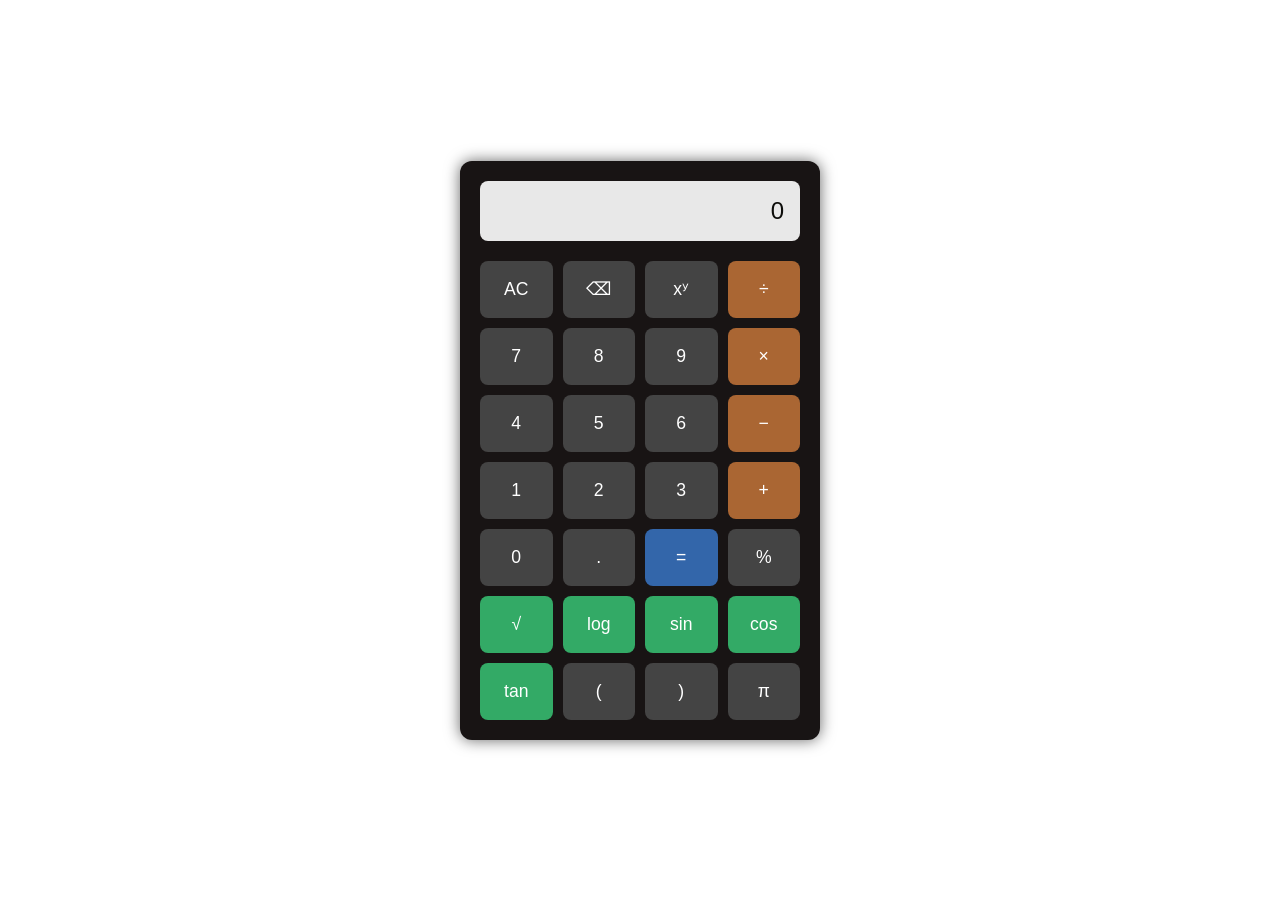
<file: Calculator/index.html>
<!DOCTYPE html>
<html lang="en">
<head>
  <meta charset="UTF-8" />
  <meta name="viewport" content="width=device-width, initial-scale=1.0"/>
  <title>Advanced Calculator</title>
  <link rel="stylesheet" href="style.css" />
</head>
<body>

  <div class="calculator">
    <div class="display" id="display">0</div>
    <div class="buttons">
      <!-- Row 1 -->
      <button onclick="clearDisplay()">AC</button>
      <button onclick="backspace()">⌫</button>
      <button onclick="append('**')">xʸ</button>
      <button class="operator" onclick="append('/')">÷</button>

      <!-- Row 2 -->
      <button onclick="append('7')">7</button>
      <button onclick="append('8')">8</button>
      <button onclick="append('9')">9</button>
      <button class="operator" onclick="append('*')">×</button>

      <!-- Row 3 -->
      <button onclick="append('4')">4</button>
      <button onclick="append('5')">5</button>
      <button onclick="append('6')">6</button>
      <button class="operator" onclick="append('-')">−</button>

      <!-- Row 4 -->
      <button onclick="append('1')">1</button>
      <button onclick="append('2')">2</button>
      <button onclick="append('3')">3</button>
      <button class="operator" onclick="append('+')">+</button>

      <!-- Row 5 -->
      <button onclick="append('0')">0</button>
      <button onclick="append('.')">.</button>
      <button class="equal" onclick="calculate()">=</button>
      <button onclick="append('%')">%</button>

      <!-- Row 6 -->
      <button class="function" onclick="append('Math.sqrt(')">√</button>
      <button class="function" onclick="append('Math.log10(')">log</button>
      <button class="function" onclick="append('Math.sin(')">sin</button>
      <button class="function" onclick="append('Math.cos(')">cos</button>

      <!-- Row 7 -->
      <button class="function" onclick="append('Math.tan(')">tan</button>
      <button onclick="append('(')">(</button>
      <button onclick="append(')')">)</button>
      <button onclick="append('Math.PI')">π</button>
    </div>
  </div>

  <script src="script.js"></script>
</body>
</html>
</file>
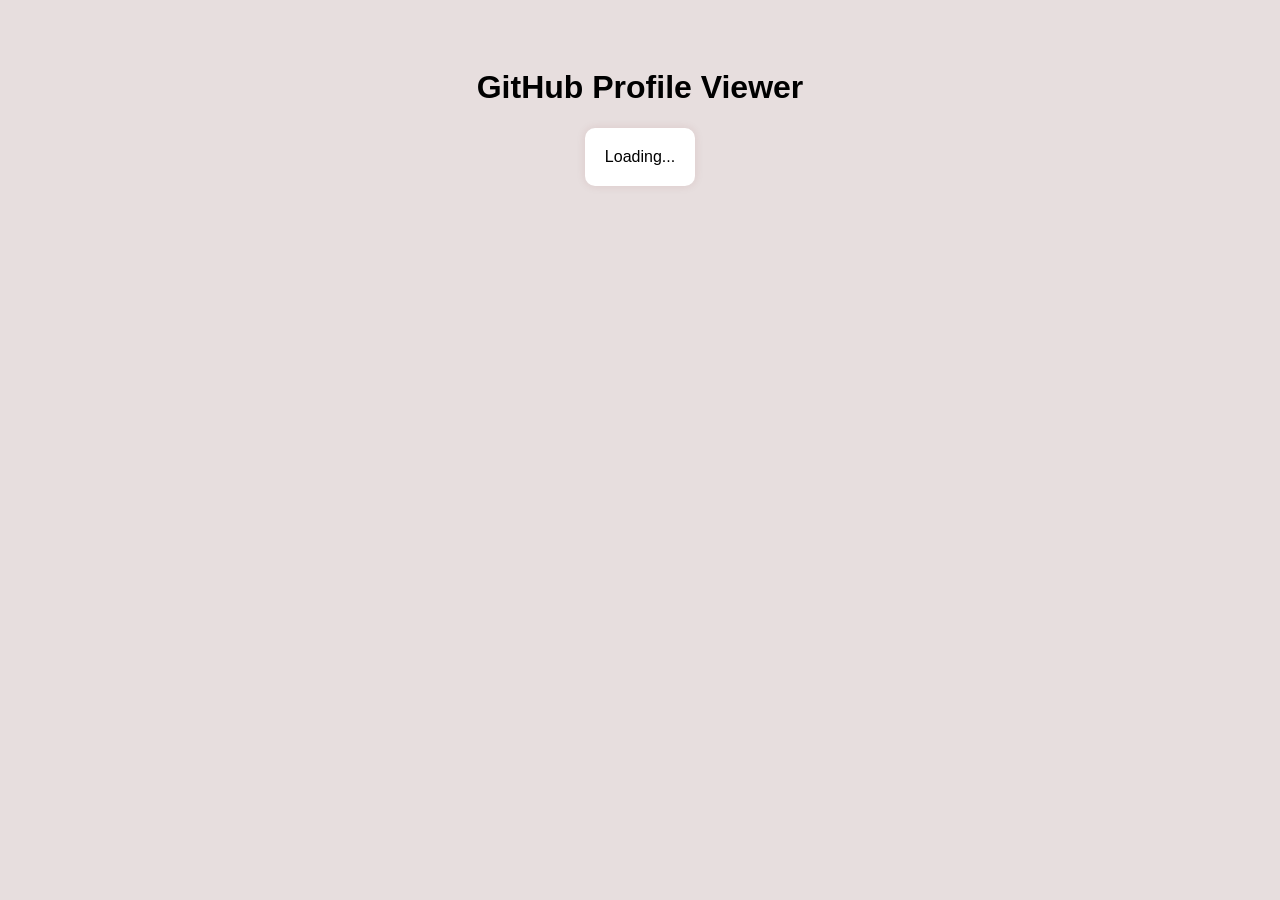
<file: github_profile_viewer/index.html>
<!DOCTYPE html>
<html lang="en">
<head>
  <meta charset="UTF-8">
  <title>GitHub Profile</title>
  <link rel="stylesheet" href="style.css">
</head>
<body>

  <h1>GitHub Profile Viewer</h1>
  <div id="profile">Loading...</div>

  <script src="script.js"></script>
</body>
</html>
</file>
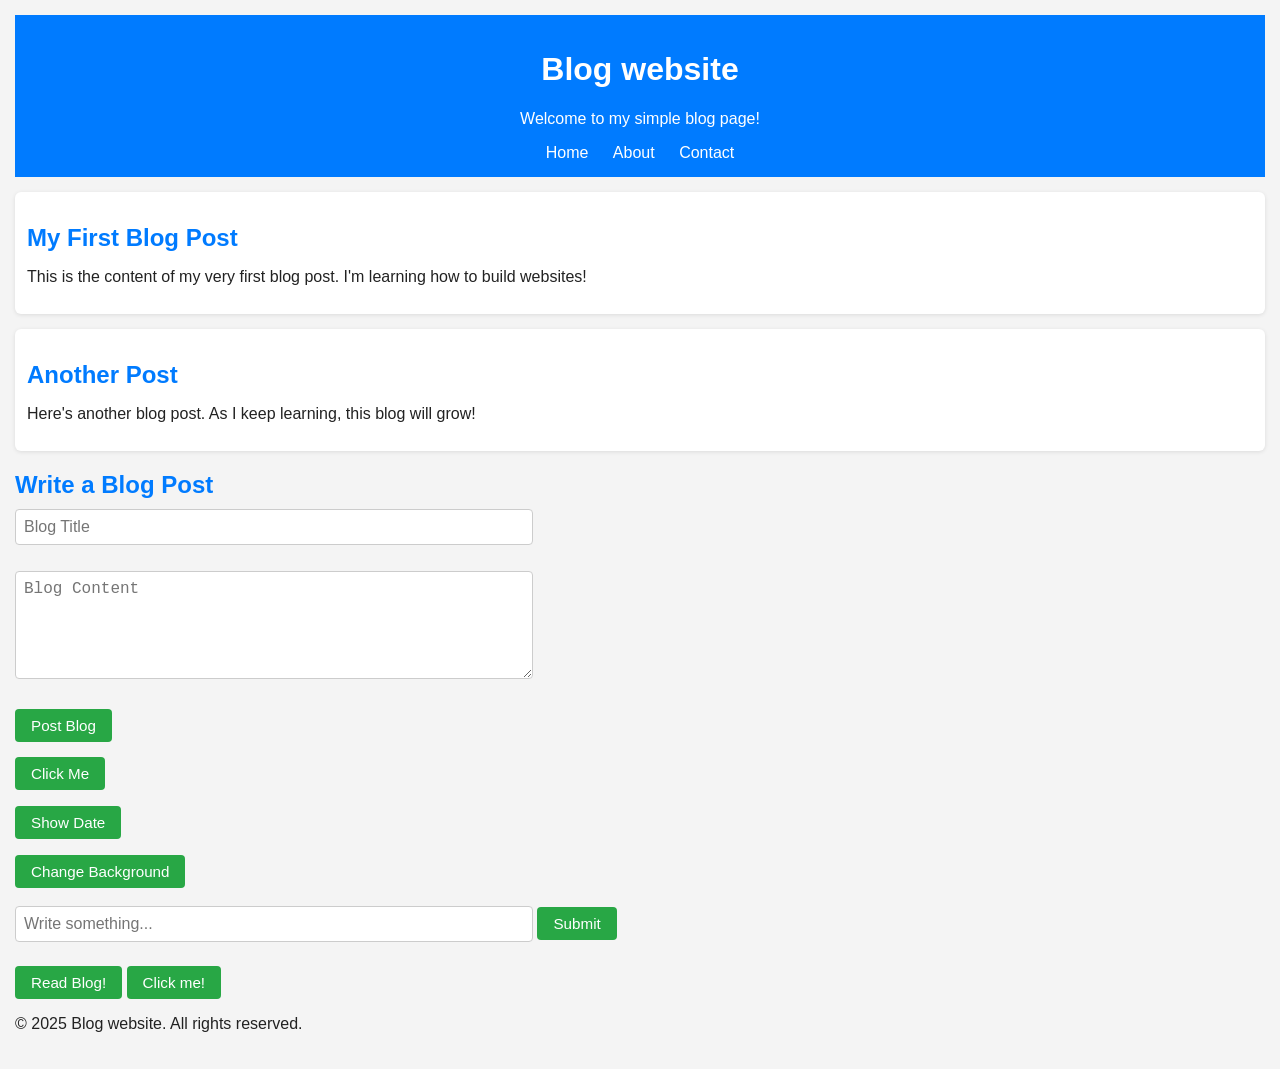
<file: Blog_Website/Frontend/index.html>
<!DOCTYPE html>
<html lang="en">
  <head>
    <meta charset="UTF-8" />
    <meta name="viewport" content="width=device-width, initial-scale=1" />
    <title>Blog website</title>
    <link rel="stylesheet" href="style.css" />
  </head>
  <body>
    <header>
      <h1>Blog website</h1>
      <p>Welcome to my simple blog page!</p>
      <nav>
        <a href="#" onclick="showSection('home')">Home</a>
        <a href="#" onclick="showSection('about')">About</a>
        <a href="#" onclick="showSection('contact')">Contact</a>
      </nav>
    </header>

    <main>
      <!-- About Section -->
      <section id="about" style="display: none">
        <h2>About This Project</h2>
        <p>
          This is a beginner-friendly blog website created as a personal
          learning project. It allows users to write, submit, and view blog
          posts using a simple frontend and a connected backend (Node.js +
          MongoDB).
        </p>

        <h3>About Me</h3>
        <p>
          My name is Yateesh Gangwar. I'm currently learning full-stack
          development and exploring how websites work from both frontend and
          backend sides. This project reflects my progress and practical
          understanding of web technologies.
        </p>
      </section>

      <!-- Contact Section (Optional, hidden for now) -->
      <section id="contact" style="display: none">
        <h2>Contact</h2>
        <p>
          You can reach out to me on GitHub or other platforms. Contact features
          will be added soon!
        </p>
      </section>

      <section class="post">
        <h2>My First Blog Post</h2>
        <p>
          This is the content of my very first blog post. I'm learning how to
          build websites!
        </p>
      </section>

      <section class="post">
        <h2>Another Post</h2>
        <p>
          Here's another blog post. As I keep learning, this blog will grow!
        </p>
      </section>
      <h2>Write a Blog Post</h2>
      <input type="text" id="title" placeholder="Blog Title" /><br /><br />
      <textarea id="content" rows="5" placeholder="Blog Content"></textarea
      ><br /><br />
      <button onclick="submitBlog()">Post Blog</button>
      <p id="blogStatus"></p>

      <button onclick="showMessage()">Click Me</button>
      <p id="output"></p>

      <button onclick="showDate()">Show Date</button>
      <p id="date"></p>

      <button onclick="changeBackground()">Change Background</button>

      <br /><br />
      <input type="text" id="userInput" placeholder="Write something..." />
      <button onclick="displayUserMessage()">Submit</button>
      <p id="userMessage"></p>

      <button onclick="readMyBlog()">Read Blog!</button>
      <button onclick="showMessage()">Click me!</button>
    </main>

    <footer>
      <p>&copy; 2025 Blog website. All rights reserved.</p>
    </footer>

    <script src="script.js"></script>
  </body>
</html>
</file>
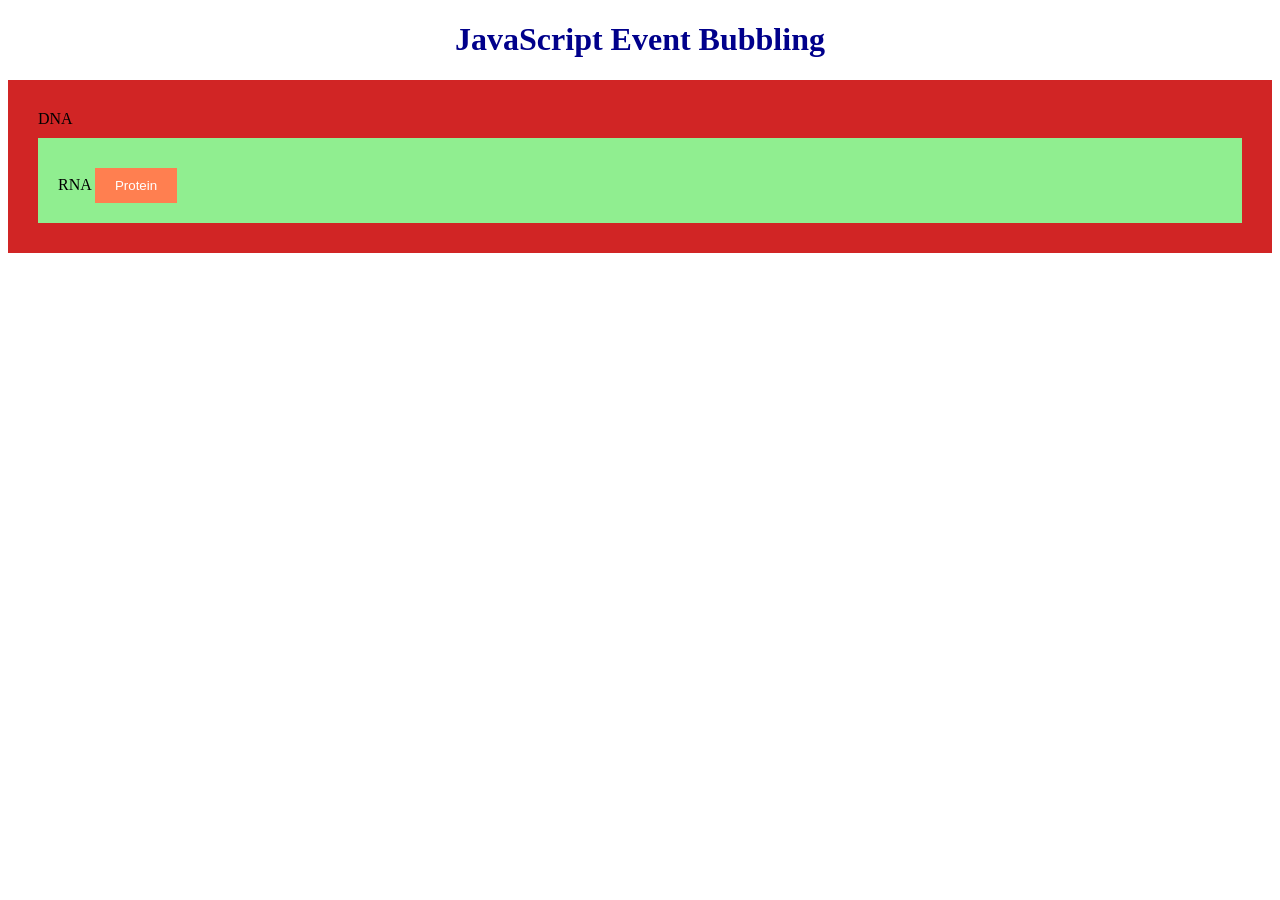
<file: eventCapBub.html>
<!DOCTYPE html>
<html lang="en">
<head>
  <meta charset="UTF-8">
  <meta name="viewport" content="width=device-width, initial-scale=1.0">
  <title>Event Bubbling Example</title>
</head> <body>
  <h1 style="text-align: center; color: darkblue;">JavaScript Event Bubbling</h1>
<div id="DNA" style="padding: 30px; background-color: rgb(209, 37, 37);"> DNA 
    <div id="RNA" style="padding: 20px; background-color: lightgreen; margin-top: 10px;"> RNA 
      <button id="Protein" style="margin-top: 10px; padding: 10px 20px; background-color: coral; border: none; color: white;">Protein 
      </button>
    </div>
  </div>
    <script>
    const DNA = document.getElementById('DNA');
    const RNA = document.getElementById('RNA');
    const Protein = document.getElementById('Protein');
    DNA.addEventListener('click', () => {
      console.log("DNA IS CLICKED");
    });
    RNA.addEventListener('click', () => {
      console.log("RNA IS CLICKED");
    });
    Protein.addEventListener('click', () => {console.log("PROTEIN IS CLICKED");});
  </script>
</body>
</html>


<!-- # Event Capturing
<!DOCTYPE html>
<html lang="en">
<head>
  <meta charset="UTF-8">
  <meta name="viewport" content="width=device-width, initial-scale=1.0">
  <title>Event Capturing Example</title>
  <style>
    #school {
      padding: 40px; background-color: rgb(239, 8, 8);display: flex; 
      align-items: center; justify-content: center;
    }

    #college {
      width: 150px; height: 150px; background-color: rgb(106, 166, 106);
      display: flex; align-items: center; justify-content: center;
    }

    #university { width: 100px; height: 100px; background-color: blue;
      display: flex; align-items: center; justify-content: center;
      color: white; font-weight: bold;
    }
  </style>
</head>
<body>

  <h1 style="text-align: center; color: darkblue;">JavaScript Event Capturing</h1>

  <div id="school">
    <div id="college">
      <div id="university">Click Me!</div>
    </div>
  </div>

  <script>
    const school = document.getElementById('school');
    const college = document.getElementById('college');
    const university = document.getElementById('university');

    // ADD EVENT LISTENERS (Capturing phase)
    school.addEventListener('click', () => {
      console.log("SCHOOL DIV CLICKED");
    }, true);
    college.addEventListener('click', () => {
      console.log("COLLEGE DIV CLICKED");
    }, true);
    university.addEventListener('click', () => {
      console.log("UNIVERSITY DIV IS CLICKED");
    }, true);
  </script>
</body>
</html> -->
</file>
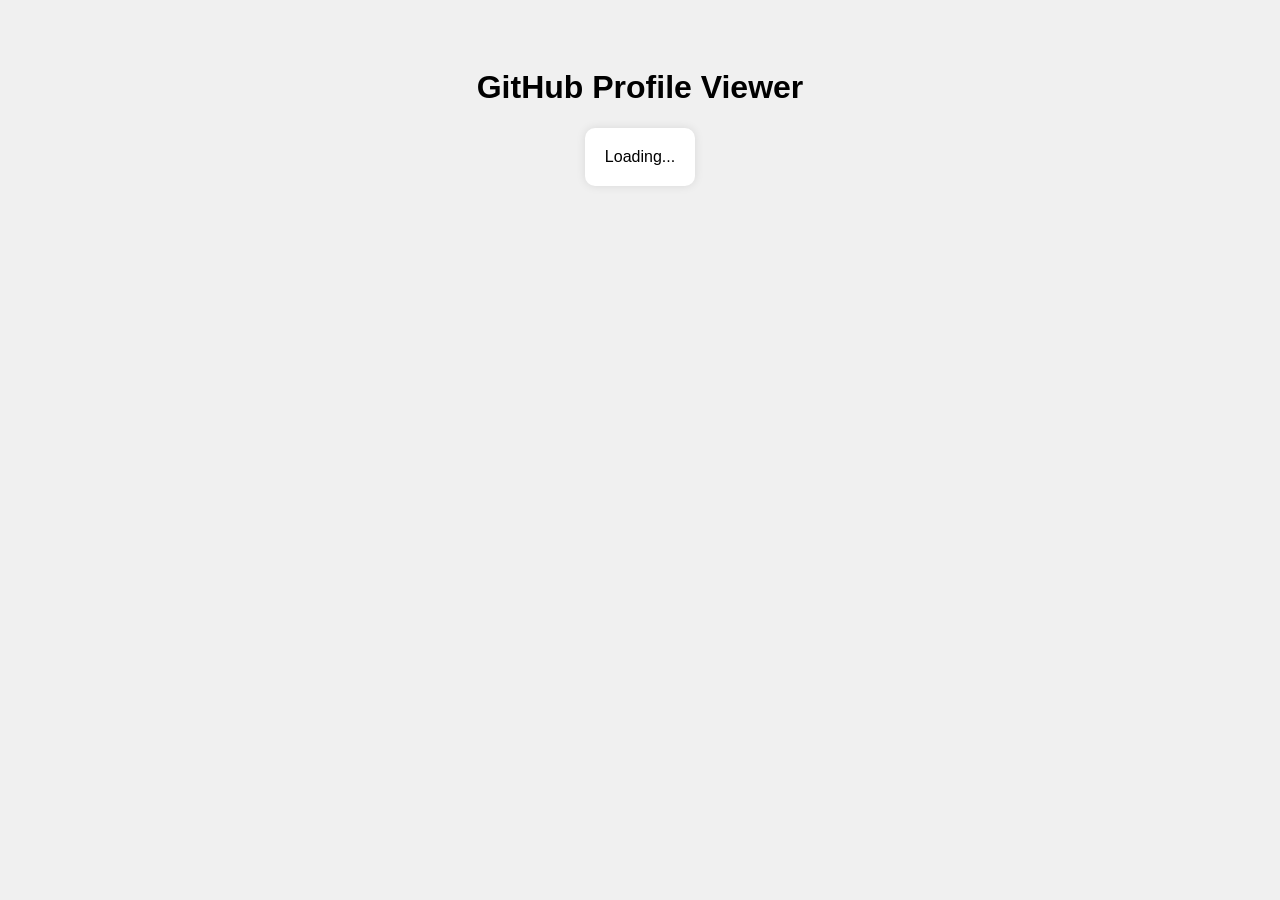
<file: gitHubProfile.html>
<!DOCTYPE html>
<html>
<head>
  <title>GitHub Profile</title>
  <style>
    body {
      font-family: sans-serif;
      text-align: center;
      padding-top: 40px;
      background: #f0f0f0;
    }
    #profile {
      background: white;
      padding: 20px;
      border-radius: 10px;
      display: inline-block;
      box-shadow: 0 0 10px rgba(0,0,0,0.1);
    }
    img {
      width: 100px;
      border-radius: 50%;
    }
    a {
      display: inline-block;
      margin-top: 10px;
      text-decoration: none;
      color: blue;
      font-weight: bold;
    }
  </style>
</head>
<body>

  <h1>GitHub Profile Viewer</h1>
  <div id="profile">Loading...</div>

  <script>
    fetch("https://api.github.com/users/Yateesh8")
      .then(res => res.json())
      .then(data => {
        document.getElementById("profile").innerHTML = `
          <img src="${data.avatar_url}" alt="Avatar">
          <h2>${data.name || data.login}</h2>
          <a href="${data.html_url}" target="_blank">
            <img src="https://github.githubassets.com/images/modules/logos_page/GitHub-Mark.png" 
                 alt="GitHub" style="width: 20px; vertical-align: middle; margin-right: 5px;">
            Visit GitHub
          </a>
        `;
      });
  </script>

</body>
</html>
</file>
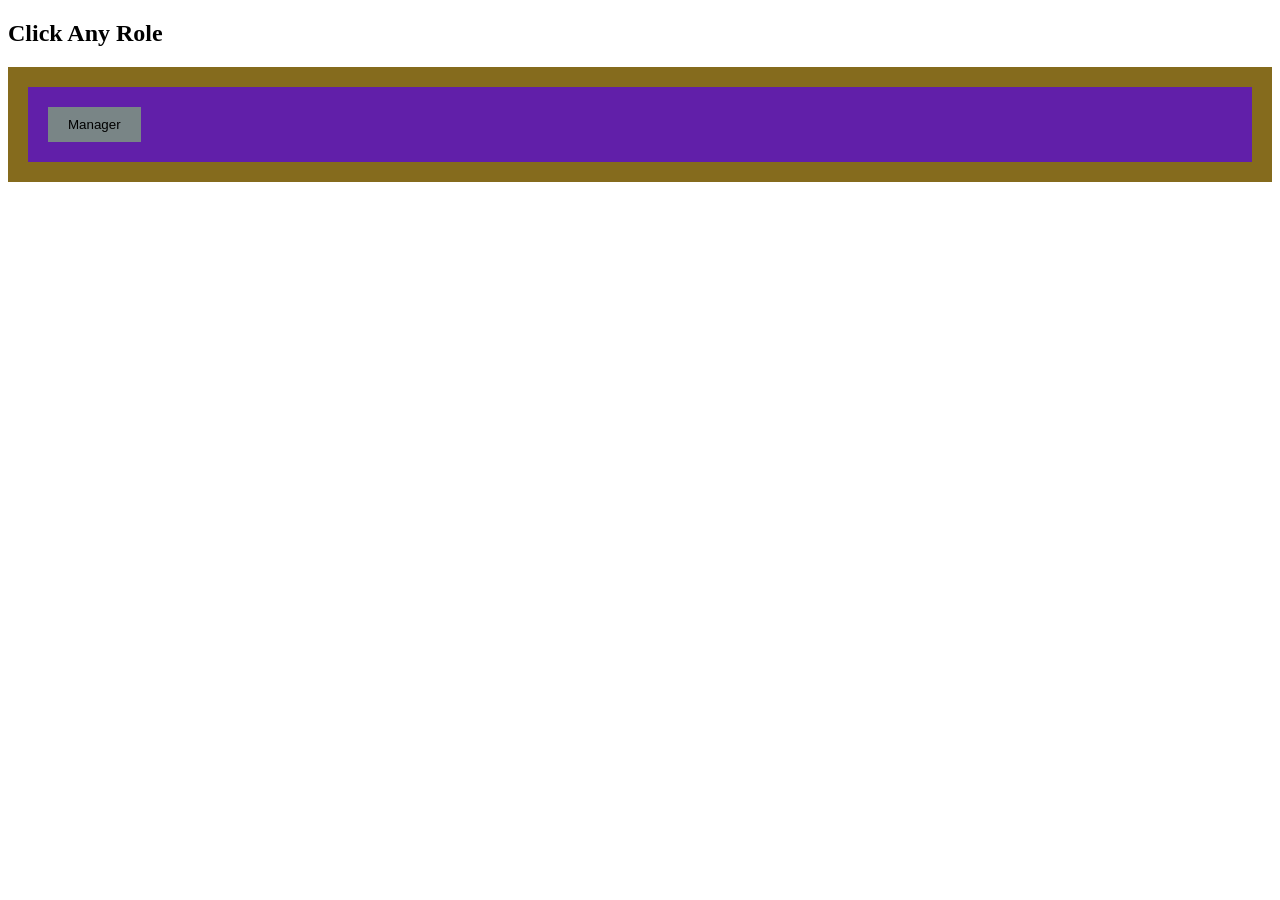
<file: withouteventCapBub.html>
<!DOCTYPE html>
<html lang="en">
<head>
  <meta charset="UTF-8" />
  <meta name="viewport" content="width=device-width, initial-scale=1.0"/>
  <title>No Bubbling or Capturing</title>
</head>
<body>
  <h2>Click Any Role</h2>

  <div id="ceo" style="padding: 20px; background-color: #856b1d;">
    <div id="boss" style="padding: 20px; background-color: #611fa9;">
      <button id="manager" style="padding: 10px 20px; background-color: #798586; border: none;">
        Manager
      </button>
    </div>
  </div>

  <script>
    const ceo = document.getElementById("ceo");
    const boss = document.getElementById("boss");
    const manager = document.getElementById("manager");

    ceo.addEventListener("click", function (e) {
      if (e.currentTarget === e.target) {
        console.log("ceo");
      }
    });

    boss.addEventListener("click", function (e) {
      if (e.currentTarget === e.target) {
        console.log("boss");
      }
    });

    manager.addEventListener("click", function () {
      console.log("manager");
    });
  </script>
</body>
</html>
</file>
<file: Calculator/style.css>
* {
  box-sizing: border-box;
}

body {
  margin: 0;
  font-family: Arial, sans-serif;
  background: #ffffff;
  color: #fff;
  display: flex;
  justify-content: center;
  align-items: center;
  height: 100vh;
}

.calculator {
  background: #181414;
  border-radius: 12px;
  padding: 20px;
  box-shadow: 0 0 15px rgba(0,0,0,0.6);
  width: 100%;
  max-width: 360px;
}

.display {
  background: #e8e8e8;
  color: rgb(13, 13, 10);
  padding: 16px;
  border-radius: 8px;
  font-size: 1.5rem;
  text-align: right;
  margin-bottom: 20px;
  min-height: 50px;
  overflow-x: auto;
}

.buttons {
  display: grid;
  grid-template-columns: repeat(4, 1fr);
  gap: 10px;
}

button {
  padding: 18px;
  border: none;
  border-radius: 8px;
  font-size: 1.1rem;
  background: #444;
  color: #fff;
  cursor: pointer;
  transition: 0.2s;
}

button:hover {
  background: #666;
}

button.function {
  background: #3a6;
}

button.operator {
  background: #a63;
}

button.equal {
  background: #36a;
}

@media (max-width: 400px) {
  button {
    padding: 14px;
    font-size: 1rem;
  }
}
</file>
<file: github_profile_viewer/style.css>
body {
  font-family: sans-serif;
  text-align: center;
  padding-top: 40px;
  background: rgb(231, 222, 222);
}

#profile {
  background: white;
  padding: 20px;
  border-radius: 10px;
  display: inline-block;
  box-shadow: 0 0 10px rgba(117, 18, 18, 0.1);
}

img {
  width: 100px;
  border-radius: 50%;
}

a {
  display: inline-block;
  margin-top: 10px;
  text-decoration: none;
  color: blue;
  font-weight: bold;
}

a img {
  width: 20px;
  vertical-align: middle;
  margin-right: 5px;
}
</file>
<file: Blog_Website/Frontend/style.css>
body {
  font-family: Arial, sans-serif;
  background-color: #f4f4f4;
  color: #222;
  margin: 0;
  padding: 15px;
}

header {
  background-color: #007BFF;
  color: white;
  text-align: center;
  padding: 15px 0;
}

nav a {
  margin: 0 10px;
  color: white;
  text-decoration: none;
}

h2 {
  color: #007BFF;
  margin-bottom: 10px;
}

input[type="text"],
textarea {
  width: 100%;
  max-width: 500px;
  padding: 8px;
  margin-bottom: 8px;
  border: 1px solid #ccc;
  border-radius: 4px;
  font-size: 1rem;
}

button {
  background-color: #28a745;
  color: white;
  padding: 8px 16px;
  border: none;
  border-radius: 4px;
  cursor: pointer;
  font-size: 0.95rem;
}

button:hover {
  background-color: #218838;
}

#blogStatus {
  margin-top: 8px;
  font-size: 0.95rem;
  font-weight: bold;
  color: #444;
}

.post {
  background-color: white;
  padding: 12px;
  margin-top: 15px;
  border-radius: 6px;
  box-shadow: 0 1px 4px rgba(0, 0, 0, 0.1);
}
</file>
